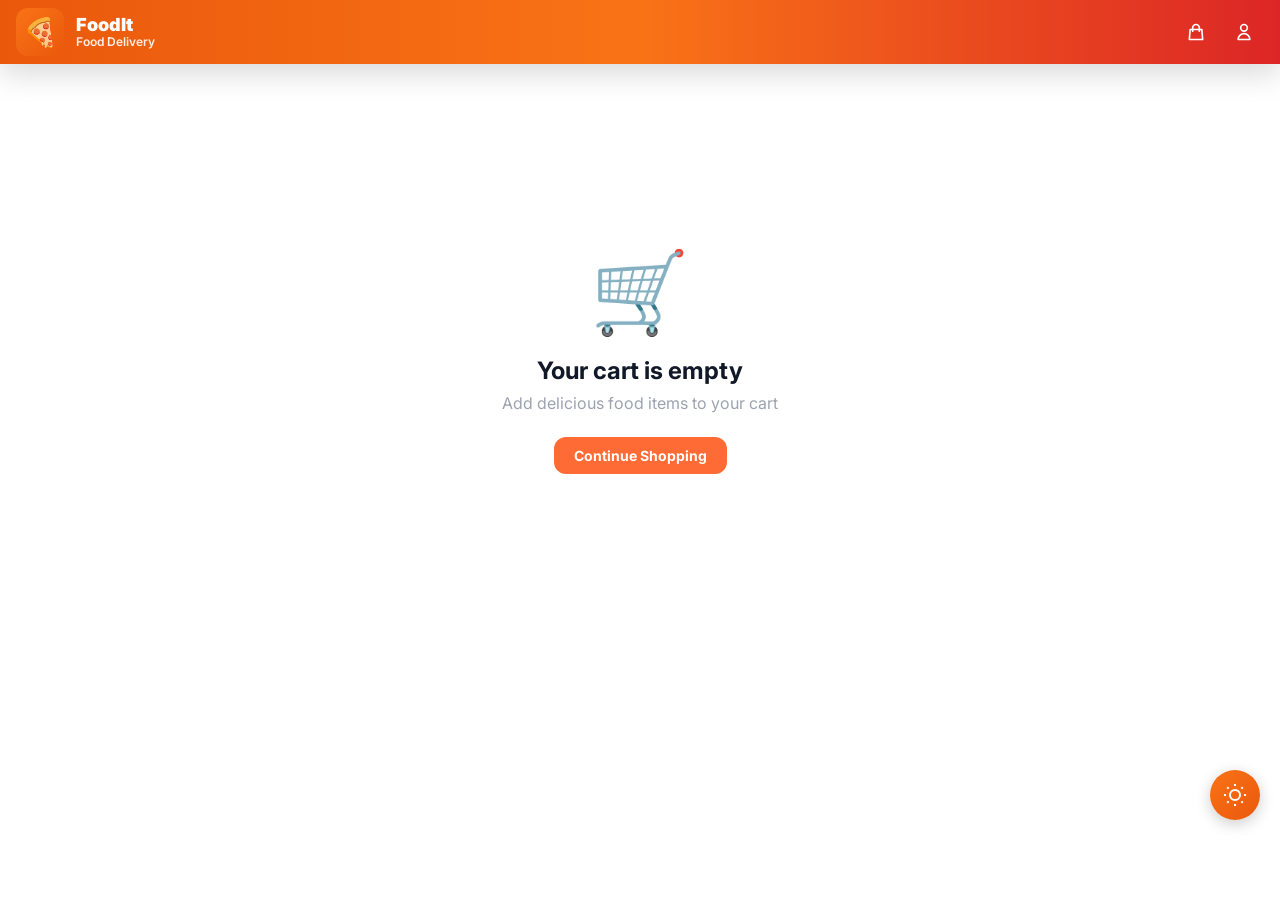
<file: cart.html>
<!DOCTYPE html>
<html lang="en">

<head>
    <meta charset="UTF-8">
    <meta name="viewport" content="width=device-width, initial-scale=1.0">
    <title>Cart - FoodIt</title>
    <link rel="stylesheet" href="styles.css">
</head>

<body class="pb-24">
    <div id="header-mount"></div>
    <main id="cart-main" class="max-w-4xl px-4 py-6"></main>
    <div id="bottomnav-mount"></div>

    <script src="data.js"></script>
    <script src="app.js"></script>
    <script>
        document.getElementById('header-mount').innerHTML = renderHeader();
        document.getElementById('bottomnav-mount').innerHTML = renderBottomNav('');

        let selectedTip = 0;
        let couponInput = '';

        function renderCart() {
            const main = document.getElementById('cart-main');
            if (store.cart.items.length === 0) {
                main.innerHTML = `
          <div style="display:flex;flex-direction:column;align-items:center;justify-content:center;min-height:60vh;">
            <div style="font-size:80px;margin-bottom:16px;">🛒</div>
            <h1 class="text-2xl font-bold" style="margin-bottom:8px;">Your cart is empty</h1>
            <p style="color:#9ca3af;margin-bottom:24px;">Add delicious food items to your cart</p>
            <a href="index.html" class="btn btn-primary">Continue Shopping</a>
          </div>`;
                return;
            }

            const c = store.cart;
            const total = calculateTotal();
            const isFreeDelivery = c.subtotal >= 99;

            let cartItemsHtml = '';
            c.items.forEach(ci => {
                const item = menuItems.find(m => m.id === ci.itemId) || {
                    id: ci.itemId,
                    name: ci.name || 'Cart Item',
                    image: ci.image || 'https://via.placeholder.com/64?text=Food',
                    price: ci.price
                };
                const optionEntries = Object.entries(ci.selectedOptions || {}).filter(([, value]) => value);
                const optionsHtml = optionEntries.length > 0
                    ? `<p style="font-size:12px;color:#9ca3af;margin-top:4px;">${optionEntries.map(([key, value]) => `${key}: ${value}`).join(' | ')}</p>`
                    : '';
                cartItemsHtml += `
          <div style="display:flex;gap:16px;padding-bottom:16px;border-bottom:1px solid #f3f3f3;">
            <img src="${item.image}" alt="${item.name}" style="width:64px;height:64px;border-radius:10px;object-fit:cover;">
            <div style="flex:1;">
              <h3 style="font-weight:600;color:#111;">${item.name}</h3>
              <p style="font-size:14px;color:#9ca3af;">₹${ci.price}</p>
              ${optionsHtml}
            </div>
            <div style="display:flex;align-items:center;gap:8px;">
              <button class="btn btn-outline btn-sm" style="width:32px;height:32px;padding:0;" onclick="updateCartQty('${ci.itemId}',${ci.quantity - 1});renderCart();">${icons.minus}</button>
              <span style="width:24px;text-align:center;font-weight:600;">${ci.quantity}</span>
              <button class="btn btn-outline btn-sm" style="width:32px;height:32px;padding:0;" onclick="updateCartQty('${ci.itemId}',${ci.quantity + 1});renderCart();">${icons.plus}</button>
              <button class="btn btn-ghost btn-sm" style="color:#ef4444;width:32px;height:32px;padding:0;" onclick="removeFromCart('${ci.itemId}');renderCart();">${icons.trash}</button>
            </div>
          </div>`;
            });

            const totalItems = c.items.reduce((s, i) => s + i.quantity, 0);

            main.innerHTML = `
        <h1 class="text-2xl font-bold mb-6">Your Cart</h1>
        <div style="display:grid;grid-template-columns:1fr;gap:24px;">
          ${window.innerWidth >= 1024 ? '<div style="display:grid;grid-template-columns:2fr 1fr;gap:24px;"><div>' : '<div>'}

          <!-- Free Delivery -->
          ${isFreeDelivery ? `<div class="card" style="background:#f0fdf4;border-color:#bbf7d0;margin-bottom:16px;">
            <div class="card-content" style="padding:16px 20px;">
              <p style="font-size:14px;font-weight:600;color:#15803d;">🎉 Congratulations! FREE Delivery unlocked!</p>
            </div>
          </div>` : ''}

          <!-- Reward Points -->
          ${c.totalRewardPoints > 0 ? `<div class="card" style="background:#eff6ff;border-color:#bfdbfe;margin-bottom:16px;">
            <div class="card-content" style="padding:16px 20px;">
              <p style="font-size:14px;color:#1d4ed8;">🎊 Congrats! You will get <strong>${c.totalRewardPoints}</strong> Reward Points</p>
            </div>
          </div>` : ''}

          <!-- Cart Items -->
          <div class="card" style="margin-bottom:16px;">
            <div class="card-header"><h3>Items (${totalItems})</h3></div>
            <div class="card-content" style="display:flex;flex-direction:column;gap:16px;">${cartItemsHtml}</div>
          </div>

          <!-- Tip -->
          <div class="card" style="margin-bottom:16px;">
            <div class="card-header"><h3>Tip Your Delivery Partner</h3></div>
            <div class="card-content">
              <p style="font-size:14px;color:#9ca3af;margin-bottom:12px;">100% goes to them</p>
              <div style="display:grid;grid-template-columns:repeat(4,1fr);gap:8px;">
                ${[20, 30, 50].map(a => `<button class="btn ${selectedTip === a ? 'btn-primary' : 'btn-outline'}" onclick="selectedTip=${a};setTip(${a});renderCart();">₹${a}</button>`).join('')}
                <input type="number" class="input" placeholder="Other" style="height:40px;" onchange="selectedTip=0;setTip(parseInt(this.value)||0);renderCart();">
              </div>
            </div>
          </div>

          <!-- Coupon -->
          <div class="card" style="margin-bottom:16px;">
            <div class="card-header"><h3>Apply Coupon</h3></div>
            <div class="card-content">
              <div style="display:flex;gap:8px;margin-bottom:12px;">
                <input id="coupon-code" class="input" placeholder="Enter coupon code" value="${c.appliedCoupon || ''}" oninput="this.value=this.value.toUpperCase()">
                <button class="btn btn-primary" onclick="handleApplyCoupon()">Apply</button>
              </div>
              ${c.appliedCoupon ? `<div style="display:flex;align-items:center;justify-content:space-between;background:#f0fdf4;padding:8px 12px;border-radius:8px;">
                <span style="font-size:14px;font-weight:600;color:#15803d;">${c.appliedCoupon} Applied</span>
                <button onclick="removeCoupon();renderCart();" style="font-size:12px;color:#16a34a;">Remove</button>
              </div>` : ''}
            </div>
          </div>

          ${window.innerWidth >= 1024 ? '</div>' : ''}

          <!-- Bill Details -->
          <div>
            <div class="card" style="position:sticky;top:80px;">
              <div class="card-header"><h3>Bill Details</h3></div>
              <div class="card-content" style="font-size:14px;">
                <div style="display:flex;justify-content:space-between;margin-bottom:12px;">
                  <span style="color:#9ca3af;">Subtotal</span><span style="font-weight:500;">₹${c.subtotal}</span>
                </div>
                <div style="display:flex;justify-content:space-between;margin-bottom:12px;">
                  <span style="color:#9ca3af;">Tax</span><span style="font-weight:500;">₹${c.tax.toFixed(2)}</span>
                </div>
                ${c.discount > 0 ? `<div style="display:flex;justify-content:space-between;margin-bottom:12px;color:#16a34a;">
                  <span>Discount</span><span style="font-weight:500;">-₹${c.discount}</span>
                </div>` : ''}
                <div style="display:flex;justify-content:space-between;margin-bottom:12px;">
                  <span style="color:#9ca3af;">Delivery ${c.deliveryFee === 0 ? '(FREE)' : ''}</span>
                  <span style="font-weight:500;${c.deliveryFee === 0 ? 'color:#16a34a;' : ''}">${c.deliveryFee === 0 ? '<s style="color:#9ca3af;">₹45</s>' : '₹' + c.deliveryFee}</span>
                </div>
                ${c.tip > 0 ? `<div style="display:flex;justify-content:space-between;margin-bottom:12px;">
                  <span style="color:#9ca3af;">Tip</span><span style="font-weight:500;">₹${c.tip}</span>
                </div>` : ''}
                <div style="border-top:1px solid #f3f3f3;padding-top:12px;display:flex;justify-content:space-between;font-weight:700;font-size:16px;">
                  <span>Total</span><span style="color:#ea580c;">₹${total.toFixed(2)}</span>
                </div>
                ${c.totalRewardPoints > 0 ? `<p style="text-align:center;font-size:12px;color:#9ca3af;margin-top:12px;">You saved ₹${c.discount} + earned ${c.totalRewardPoints} points</p>` : ''}
                <a href="checkout.html" class="btn btn-primary btn-full btn-lg" style="margin-top:16px;">Proceed to Checkout</a>
              </div>
            </div>
          </div>

          ${window.innerWidth >= 1024 ? '</div>' : ''}
        </div>`;

            updateAllCartCounts();
        }

        function handleApplyCoupon() {
            const code = document.getElementById('coupon-code').value;
            if (code === 'HALF50') applyCoupon(code, 150);
            else if (code === 'CASH100') applyCoupon(code, 100);
            else { showToast('Invalid coupon code'); return; }
            showToast('Coupon applied!');
            renderCart();
        }

        renderCart();
    </script>
</body>

</html>
</file>
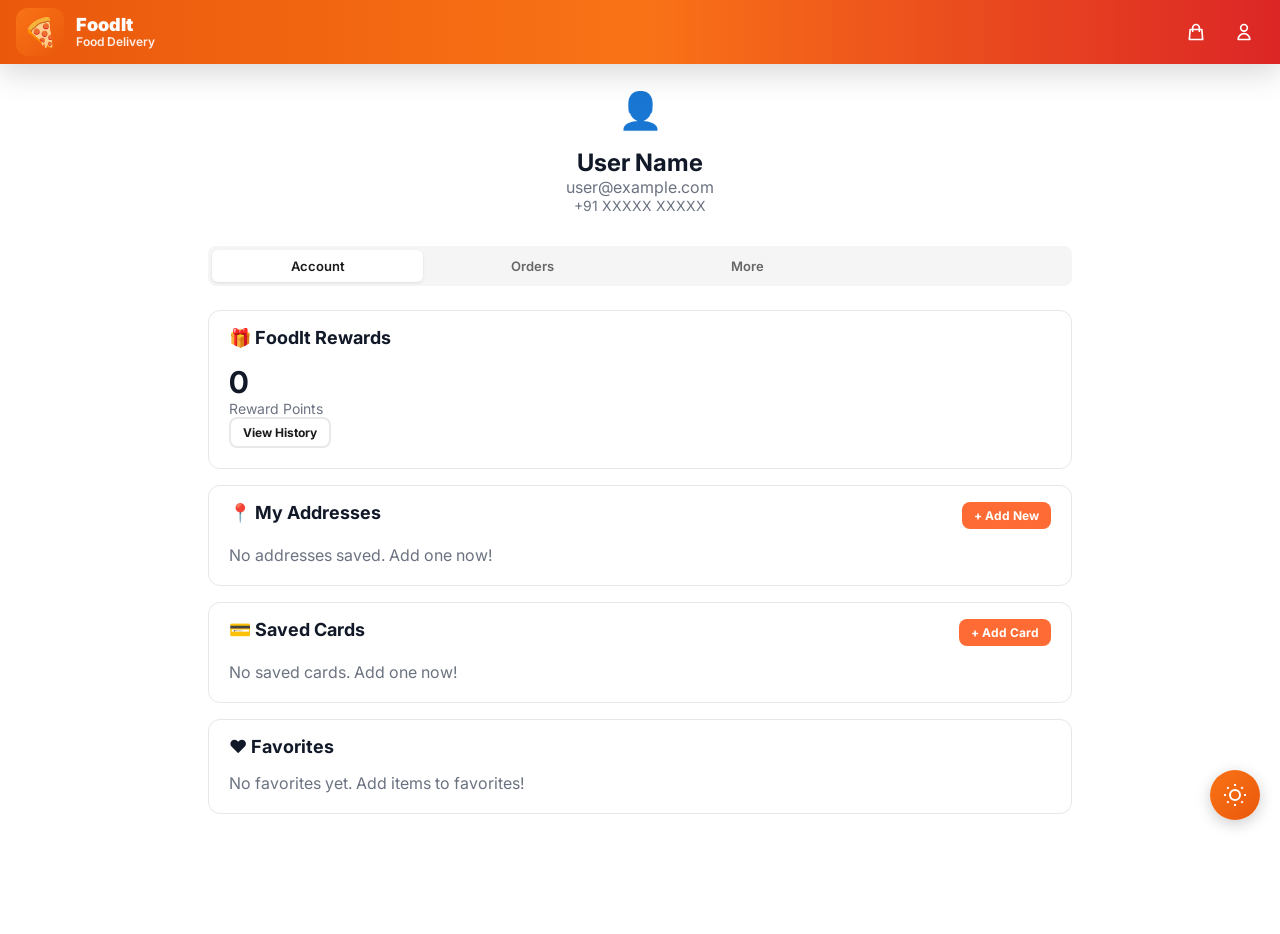
<file: profile.html>
<!DOCTYPE html>
<html lang="en">
<head>
    <meta charset="UTF-8">
    <meta name="viewport" content="width=device-width, initial-scale=1.0">
    <title>Profile - FoodIt</title>
    <link rel="stylesheet" href="styles.css">
</head>
<body class="pb-24">
    <div id="header-mount"></div>
    
    <main class="max-w-4xl mx-auto px-4 py-6">
        <!-- Profile Header -->
        <div class="text-center mb-8">
            <div class="w-24 h-24 mx-auto bg-gradient-to-r from-orange-500 to-red-500 rounded-full flex items-center justify-center text-4xl mb-4">
                👤
            </div>
            <h2 id="profile-name" class="text-2xl font-bold">User Name</h2>
            <p id="profile-email" class="text-gray-500">user@example.com</p>
            <p id="profile-phone" class="text-gray-500 text-sm">+91 XXXXX XXXXX</p>
        </div>

        <!-- Sections Tabs -->
        <div class="tabs-list mb-6">
            <button class="tab-trigger active" data-tab="account">Account</button>
            <button class="tab-trigger" data-tab="orders">Orders</button>
            <button class="tab-trigger" data-tab="more">More</button>
        </div>

        <!-- Account Tab -->
        <div id="tab-account" class="tab-content active">
            <!-- FoodIt Rewards -->
            <div class="card mb-4">
                <div class="card-header">
                    <h3>🎁 FoodIt Rewards</h3>
                </div>
                <div class="card-content">
                    <p class="text-3xl font-bold text-orange-500" id="reward-points">0</p>
                    <p class="text-sm text-gray-500">Reward Points</p>
                    <button class="btn btn-outline btn-sm mt-3" onclick="viewRewards()">View History</button>
                </div>
            </div>

            <!-- My Addresses -->
            <div class="card mb-4">
                <div class="card-header" style="display:flex;justify-content:space-between;">
                    <h3>📍 My Addresses</h3>
                    <button class="btn btn-sm btn-primary" onclick="addNewAddress()">+ Add New</button>
                </div>
                <div class="card-content" id="addresses-list">
                    <!-- Addresses will be loaded here -->
                </div>
            </div>

            <!-- My Saved Cards -->
            <div class="card mb-4">
                <div class="card-header" style="display:flex;justify-content:space-between;">
                    <h3>💳 Saved Cards</h3>
                    <button class="btn btn-sm btn-primary" onclick="addNewCard()">+ Add Card</button>
                </div>
                <div class="card-content" id="cards-list">
                    <!-- Cards will be loaded here -->
                </div>
            </div>

            <!-- Favorites -->
            <div class="card">
                <div class="card-header">
                    <h3>❤️ Favorites</h3>
                </div>
                <div class="card-content" id="favorites-list">
                    <!-- Favorites will be loaded here -->
                </div>
            </div>
        </div>

        <!-- Orders Tab -->
        <div id="tab-orders" class="tab-content">
            <div class="card">
                <div class="card-header">
                    <h3>📦 Order History</h3>
                </div>
                <div class="card-content" id="orders-history">
                    <!-- Orders will be loaded here -->
                </div>
            </div>
        </div>

        <!-- More Tab -->
        <div id="tab-more" class="tab-content">
            <div class="card mb-3">
                <div class="card-content">
                    <button class="btn btn-ghost btn-full" style="justify-content:flex-start; gap:12px;" onclick="openHelp()">
                        🤖 Need Help? AI Assistant
                    </button>
                </div>
            </div>
            <div class="card mb-3">
                <div class="card-content">
                    <button class="btn btn-ghost btn-full" style="justify-content:flex-start; gap:12px;" onclick="openTerms()">
                        📜 Terms & Conditions
                    </button>
                </div>
            </div>
            <div class="card mb-3">
                <div class="card-content">
                    <button class="btn btn-ghost btn-full" style="justify-content:flex-start; gap:12px;" onclick="openContact()">
                        📞 Contact Us
                    </button>
                </div>
            </div>
            <div class="card mb-3">
                <div class="card-content">
                    <button class="btn btn-ghost btn-full" style="justify-content:flex-start; gap:12px; color:#dc2626;" onclick="deleteAccount()">
                        🗑️ Delete Account
                    </button>
                </div>
            </div>
            <div class="card">
                <div class="card-content">
                    <button class="btn btn-danger btn-full" onclick="logout()">
                        Logout
                    </button>
                </div>
            </div>
        </div>
    </main>

    <div id="bottomnav-mount"></div>

    <script src="data.js"></script>
    <script src="app.js"></script>
    <script>
        // Tab switching
        document.querySelectorAll('.tab-trigger').forEach(trigger => {
            trigger.addEventListener('click', () => {
                const tabId = trigger.dataset.tab;
                document.querySelectorAll('.tab-trigger').forEach(t => t.classList.remove('active'));
                trigger.classList.add('active');
                document.querySelectorAll('.tab-content').forEach(content => content.classList.remove('active'));
                document.getElementById(`tab-${tabId}`).classList.add('active');
            });
        });

        // Load user data
        function loadProfile() {
            const user = store.user;
            if (user) {
                document.getElementById('profile-name').textContent = user.name || 'Guest User';
                document.getElementById('profile-email').textContent = user.email || 'No email provided';
                document.getElementById('profile-phone').textContent = user.phone || '+91 Not set';
                document.getElementById('reward-points').textContent = user.rewardPoints || 0;
            }
            
            // Load addresses
            const addresses = user?.addresses || [];
            const addressesDiv = document.getElementById('addresses-list');
            if (addresses.length === 0) {
                addressesDiv.innerHTML = '<p class="text-gray-500">No addresses saved. Add one now!</p>';
            } else {
                addressesDiv.innerHTML = addresses.map(addr => `
                    <div class="address-item" style="padding:12px; border-bottom:1px solid var(--border-color);">
                        <p><strong>${addr.label}</strong></p>
                        <p class="text-sm text-gray-500">${addr.address}</p>
                        <button class="btn btn-sm btn-outline mt-2" onclick="editAddress('${addr.id}')">Edit</button>
                    </div>
                `).join('');
            }
            
            // Load cards
            const cards = user?.cards || [];
            const cardsDiv = document.getElementById('cards-list');
            if (cards.length === 0) {
                cardsDiv.innerHTML = '<p class="text-gray-500">No saved cards. Add one now!</p>';
            } else {
                cardsDiv.innerHTML = cards.map(card => `
                    <div class="card-item" style="padding:12px; border-bottom:1px solid var(--border-color);">
                        <p>💳 **** **** **** ${card.last4}</p>
                        <p class="text-sm text-gray-500">Expires: ${card.expiry}</p>
                    </div>
                `).join('');
            }
            
            // Load favorites
            const favorites = JSON.parse(localStorage.getItem('foodit-favorites') || '[]');
            const favDiv = document.getElementById('favorites-list');
            if (favorites.length === 0) {
                favDiv.innerHTML = '<p class="text-gray-500">No favorites yet. Add items to favorites!</p>';
            } else {
                favDiv.innerHTML = favorites.map(item => `
                    <div style="display:flex; justify-content:space-between; align-items:center; padding:8px 0;">
                        <span>${item.name}</span>
                        <button class="btn btn-sm btn-primary" onclick="addToCart('${item.id}')">Order Again</button>
                    </div>
                `).join('');
            }
            
            // Load orders
            const orders = store.orders || [];
            const ordersDiv = document.getElementById('orders-history');
            if (orders.length === 0) {
                ordersDiv.innerHTML = '<p class="text-gray-500">No orders yet. Start ordering!</p>';
            } else {
                ordersDiv.innerHTML = orders.map(order => `
                    <div class="order-item" style="padding:16px; border-bottom:1px solid var(--border-color);">
                        <div style="display:flex; justify-content:space-between;">
                            <span class="font-bold">Order #${order.id}</span>
                            <span class="text-${order.status === 'delivered' ? 'green' : 'orange'}-500">${order.status}</span>
                        </div>
                        <p class="text-sm text-gray-500">${order.date}</p>
                        <p class="font-bold mt-2">Total: ₹${order.total}</p>
                        <button class="btn btn-sm btn-outline mt-2" onclick="trackOrder('${order.id}')">Track Order</button>
                    </div>
                `).join('');
            }
        }
        
        function addNewAddress() {
            const address = prompt('Enter your full address:');
            if (address) {
                const label = prompt('Label for this address (Home/Work/Other):', 'Home');
                if (!store.user.addresses) store.user.addresses = [];
                store.user.addresses.push({
                    id: Date.now().toString(),
                    label: label || 'Home',
                    address: address,
                    isDefault: store.user.addresses.length === 0
                });
                saveStore();
                loadProfile();
                showToast('Address added successfully!');
            }
        }
        
        function addNewCard() {
            const cardNumber = prompt('Enter card number (last 4 digits):');
            if (cardNumber && cardNumber.length >= 4) {
                const expiry = prompt('Expiry date (MM/YY):');
                if (!store.user.cards) store.user.cards = [];
                store.user.cards.push({
                    id: Date.now().toString(),
                    last4: cardNumber.slice(-4),
                    expiry: expiry
                });
                saveStore();
                loadProfile();
                showToast('Card saved successfully!');
            }
        }
        
        function viewRewards() {
            showToast(`You have ${store.user?.rewardPoints || 0} reward points!`);
        }
        
        function openHelp() {
            showToast('AI Assistant coming soon! 🤖');
        }
        
        function openTerms() {
            window.open('terms.html', '_blank');
        }
        
        function openContact() {
            showToast('Contact: support@foodit.com | +91 1234567890');
        }
        
        function deleteAccount() {
            if (confirm('Are you sure? This action cannot be undone!')) {
                localStorage.clear();
                window.location.href = 'index.html';
            }
        }
        
        function logout() {
            setUser(null);
            window.location.href = 'index.html';
        }
        
        function trackOrder(orderId) {
            window.location.href = `track-order.html?id=${orderId}`;
        }
        
        document.getElementById('header-mount').innerHTML = renderHeader('profile');
        document.getElementById('bottomnav-mount').innerHTML = renderBottomNav('');
        loadProfile();
    </script>
</body>
</html>
</file>
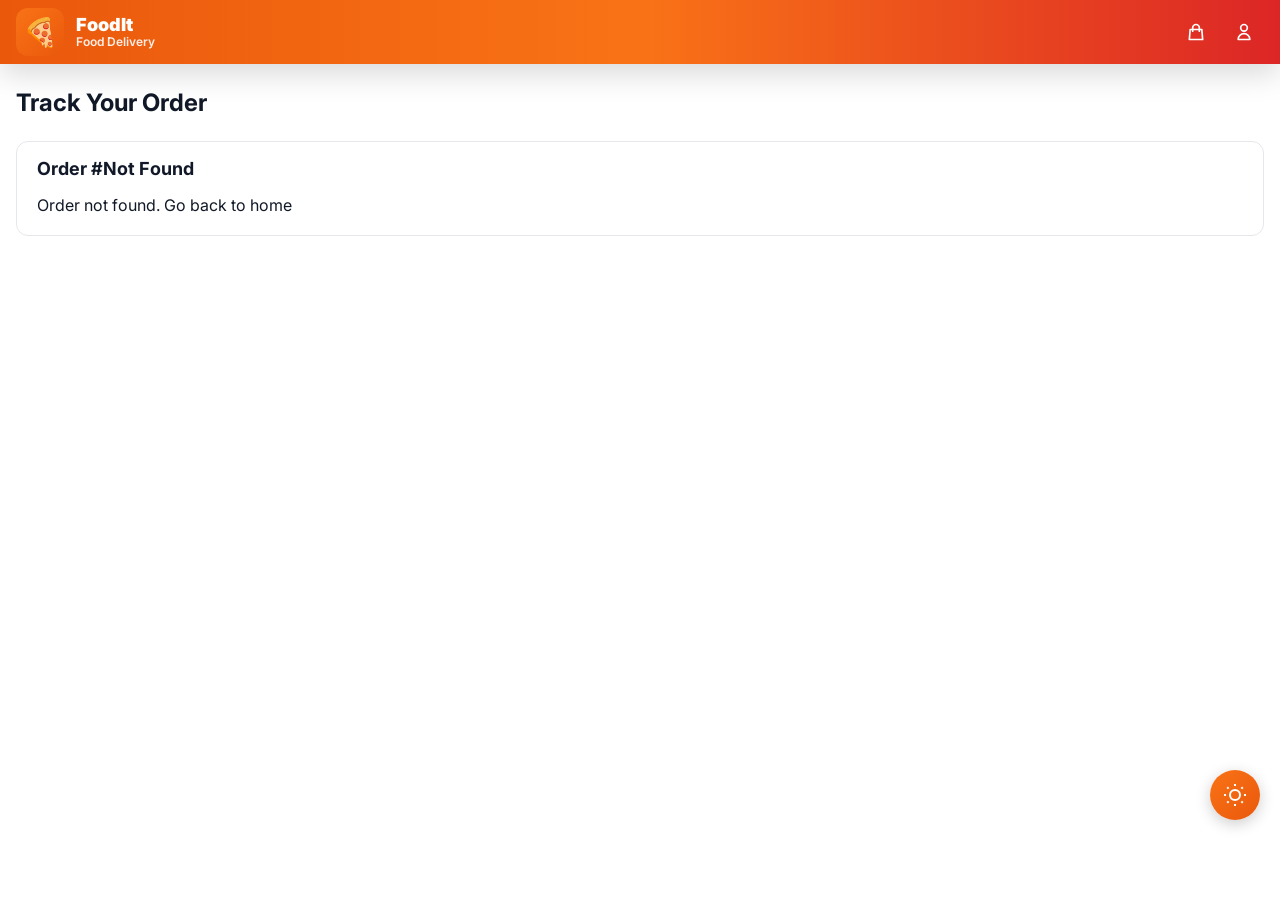
<file: track-order.html>
<!DOCTYPE html>
<html lang="en">
<head>
    <meta charset="UTF-8">
    <meta name="viewport" content="width=device-width, initial-scale=1.0">
    <title>Track Order - FoodIt</title>
    <link rel="stylesheet" href="styles.css">
</head>
<body>
    <div id="header-mount"></div>
    
    <main class="max-w-2xl mx-auto px-4 py-6">
        <h1 class="text-2xl font-bold mb-6">Track Your Order</h1>
        
        <div class="card">
            <div class="card-header">
                <h3>Order #<span id="order-id"></span></h3>
            </div>
            <div class="card-content">
                <!-- Order Status Timeline -->
                <div class="timeline" style="margin: 24px 0;">
                    <div class="timeline-item" id="step-confirmed">
                        <div class="timeline-icon">✅</div>
                        <div class="timeline-content">
                            <h4>Order Confirmed</h4>
                            <p class="text-sm text-gray-500" id="confirmed-time"></p>
                        </div>
                    </div>
                    <div class="timeline-item" id="step-preparing">
                        <div class="timeline-icon">👨‍🍳</div>
                        <div class="timeline-content">
                            <h4>Preparing</h4>
                            <p class="text-sm text-gray-500">Restaurant is cooking your meal</p>
                        </div>
                    </div>
                    <div class="timeline-item" id="step-out-for-delivery">
                        <div class="timeline-icon">🛵</div>
                        <div class="timeline-content">
                            <h4>Out for Delivery</h4>
                            <p class="text-sm text-gray-500">Your rider is on the way</p>
                        </div>
                    </div>
                    <div class="timeline-item" id="step-delivered">
                        <div class="timeline-icon">🏠</div>
                        <div class="timeline-content">
                            <h4>Delivered</h4>
                            <p class="text-sm text-gray-500">Enjoy your meal!</p>
                        </div>
                    </div>
                </div>
                
                <div id="order-details" class="mt-6"></div>
                
                <button class="btn btn-primary btn-full mt-4" onclick="window.location.href='index.html'">
                    Continue Shopping
                </button>
            </div>
        </div>
    </main>
    
    <style>
        .timeline {
            position: relative;
            padding-left: 30px;
        }
        .timeline::before {
            content: '';
            position: absolute;
            left: 15px;
            top: 20px;
            bottom: 20px;
            width: 2px;
            background: var(--border-color);
        }
        .timeline-item {
            position: relative;
            padding-bottom: 30px;
            display: flex;
            gap: 16px;
            opacity: 0.4;
        }
        .timeline-item.active {
            opacity: 1;
        }
        .timeline-icon {
            width: 32px;
            height: 32px;
            background: var(--bg-secondary);
            border-radius: 50%;
            display: flex;
            align-items: center;
            justify-content: center;
            position: relative;
            z-index: 1;
        }
        .timeline-item.active .timeline-icon {
            background: #f97316;
            color: white;
        }
        .timeline-content {
            flex: 1;
        }
        .timeline-content h4 {
            font-weight: 700;
            margin-bottom: 4px;
        }
    </style>
    
    <script src="data.js"></script>
    <script src="app.js"></script>
    <script>
        const urlParams = new URLSearchParams(window.location.search);
        const orderId = urlParams.get('id');
        
        function loadOrder() {
            const order = store.orders.find(o => o.id === orderId);
            if (order) {
                document.getElementById('order-id').textContent = order.id;
                
                // Simulate order status (in real app, this would come from API)
                const steps = ['confirmed', 'preparing', 'out-for-delivery', 'delivered'];
                let currentStep = 0;
                
                // Animate steps
                const interval = setInterval(() => {
                    if (currentStep < steps.length) {
                        document.getElementById(`step-${steps[currentStep]}`).classList.add('active');
                        currentStep++;
                    } else {
                        clearInterval(interval);
                    }
                }, 2000);
                
                document.getElementById('order-details').innerHTML = `
                    <div style="border-top:1px solid var(--border-color); padding-top:16px;">
                        <p><strong>Items:</strong></p>
                        ${order.items.map(item => `
                            <p class="text-sm">• ${item.name} x${item.quantity} - ₹${item.price * item.quantity}</p>
                        `).join('')}
                        <p class="mt-3"><strong>Total:</strong> ₹${order.total}</p>
                        <p><strong>Delivery Type:</strong> ${order.deliveryType}</p>
                        <p><strong>Payment:</strong> ${order.paymentMethod}</p>
                        <p><strong>Estimated Delivery:</strong> ${order.estimatedDelivery}</p>
                    </div>
                `;
            } else {
                document.getElementById('order-id').textContent = 'Not Found';
                document.querySelector('.card-content').innerHTML = '<p>Order not found. <a href="index.html">Go back to home</a></p>';
            }
        }
        
        document.getElementById('header-mount').innerHTML = renderHeader();
        loadOrder();
    </script>
</body>
</html>
</file>
<file: styles.css>
/* ====== FoodIt Design System ====== */
@import url('https://fonts.googleapis.com/css2?family=Inter:wght@400;500;600;700;800;900&display=swap');

:root {
    --background: #FFFFFF;
    --foreground: #1A1A1A;
    --card: #FFFFFF;
    --card-foreground: #1A1A1A;
    --primary: #FF6B35;
    --primary-foreground: #FFFFFF;
    --secondary: #F5F5F5;
    --muted: #E8E8E8;
    --muted-foreground: #666666;
    --border: #E8E8E8;
    --destructive: #EF4444;
    --radius: 0.625rem;
}

* {
    box-sizing: border-box;
    margin: 0;
    padding: 0;
}

html {
    scroll-behavior: smooth;
}

body {
    font-family: 'Inter', sans-serif;
    background: var(--background);
    color: var(--foreground);
    -webkit-font-smoothing: antialiased;
}

a {
    text-decoration: none;
    color: inherit;
}

button {
    cursor: pointer;
    border: none;
    background: none;
    font-family: inherit;
}

input,
textarea,
select {
    font-family: inherit;
}

img {
    max-width: 100%;
    display: block;
}

/* ====== Animations ====== */
@keyframes fadeInUp {
    from {
        opacity: 0;
        transform: translateY(20px);
    }

    to {
        opacity: 1;
        transform: translateY(0);
    }
}

@keyframes slideInFromTop {
    from {
        opacity: 0;
        transform: translateY(-20px);
    }

    to {
        opacity: 1;
        transform: translateY(0);
    }
}

@keyframes slideInRight {
    from {
        opacity: 0;
        transform: translateX(40px);
    }

    to {
        opacity: 1;
        transform: translateX(0);
    }
}

@keyframes float {

    0%,
    100% {
        transform: translateY(0);
    }

    50% {
        transform: translateY(-10px);
    }
}

@keyframes glow {

    0%,
    100% {
        box-shadow: 0 0 5px rgba(255, 107, 53, 0.2);
    }

    50% {
        box-shadow: 0 0 20px rgba(255, 107, 53, 0.6);
    }
}

@keyframes pulse {

    0%,
    100% {
        opacity: 1;
    }

    50% {
        opacity: 0.5;
    }
}

@keyframes bounce {

    0%,
    100% {
        transform: translateY(0);
    }

    50% {
        transform: translateY(-5px);
    }
}

@keyframes spin {
    from {
        transform: rotate(0deg);
    }

    to {
        transform: rotate(360deg);
    }
}

.fade-in-up {
    animation: fadeInUp 0.5s ease-out forwards;
}

.slide-in-top {
    animation: slideInFromTop 0.5s ease-out forwards;
}

.slide-in-right {
    animation: slideInRight 0.3s ease-out forwards;
}

.float-animation {
    animation: float 3s ease-in-out infinite;
}

.glow-animation:hover {
    animation: glow 2s infinite;
}

.animate-pulse {
    animation: pulse 2s cubic-bezier(0.4, 0, 0.6, 1) infinite;
}

.animate-bounce {
    animation: bounce 1s infinite;
}

.smooth-transition {
    transition: all 0.3s cubic-bezier(0.4, 0, 0.2, 1);
}

.card-3d {
    perspective: 1000px;
    transition: all 0.3s cubic-bezier(0.34, 1.56, 0.64, 1);
}

.card-3d:hover {
    transform: translateY(-12px) rotateX(5deg);
    box-shadow: 0 20px 40px rgba(255, 122, 61, 0.3);
}

.glass {
    background: rgba(255, 255, 255, 0.7);
    backdrop-filter: blur(10px);
    -webkit-backdrop-filter: blur(10px);
    border: 1px solid rgba(255, 255, 255, 0.2);
}

.hide-scrollbar::-webkit-scrollbar {
    display: none;
}

.hide-scrollbar {
    -ms-overflow-style: none;
    scrollbar-width: none;
}

.line-clamp-2 {
    display: -webkit-box;
    -webkit-line-clamp: 2;
    -webkit-box-orient: vertical;
    overflow: hidden;
}

/* ====== Shared Components ====== */

/* Header */
.app-header {
    position: sticky;
    top: 0;
    z-index: 50;
    background: linear-gradient(to right, #ea580c, #f97316, #dc2626);
    color: white;
    padding: 8px 16px;
    box-shadow: 0 10px 30px rgba(0, 0, 0, 0.15);
}

.app-header .inner {
    max-width: 1280px;
    margin: 0 auto;
    display: flex;
    align-items: center;
    justify-content: space-between;
}

.app-header .logo {
    display: flex;
    align-items: center;
    gap: 12px;
}

.app-header .logo-icon {
    width: 48px;
    height: 48px;
    transition: transform 0.3s;
}

.app-header .logo-icon:hover {
    transform: scale(1.1);
}

.app-header .brand {
    display: none;
}

@media(min-width:640px) {
    .app-header .brand {
        display: flex;
        flex-direction: column;
    }
}

.app-header .brand-name {
    font-weight: 900;
    font-size: 18px;
    line-height: 1;
}

.app-header .brand-sub {
    font-size: 12px;
    font-weight: 600;
    opacity: 0.9;
}

.app-header .actions {
    display: flex;
    align-items: center;
    gap: 8px;
}

.app-header .icon-btn {
    width: 40px;
    height: 40px;
    border-radius: 50%;
    display: flex;
    align-items: center;
    justify-content: center;
    color: white;
    transition: background 0.2s;
}

.app-header .icon-btn:hover {
    background: rgba(255, 255, 255, 0.2);
}

.app-header .cart-btn {
    position: relative;
}

.app-header .cart-badge {
    position: absolute;
    top: -4px;
    right: -4px;
    background: #f97316;
    color: white;
    font-size: 10px;
    font-weight: 800;
    width: 20px;
    height: 20px;
    border-radius: 50%;
    display: flex;
    align-items: center;
    justify-content: center;
    animation: pulse 2s infinite;
}

.app-header .avatar-btn {
    width: 32px;
    height: 32px;
    border-radius: 50%;
    background: #f97316;
    color: white;
    font-weight: 800;
    font-size: 12px;
    display: flex;
    align-items: center;
    justify-content: center;
    border: 2px solid white;
}

/* Bottom Nav */
.bottom-nav {
    position: fixed;
    bottom: 0;
    left: 0;
    right: 0;
    z-index: 50;
    background: var(--background);
    border-top: 1px solid var(--border);
    display: flex;
    justify-content: space-around;
    padding: 8px 0;
}

@media(min-width:768px) {
    .bottom-nav {
        display: none;
    }
}

.bottom-nav a,
.bottom-nav button {
    flex: 1;
    display: flex;
    flex-direction: column;
    align-items: center;
    justify-content: center;
    padding: 8px 0;
    transition: color 0.2s;
    color: var(--muted-foreground);
    font-size: 10px;
    font-weight: 500;
}

.bottom-nav .active {
    color: var(--primary);
    border-top: 2px solid var(--primary);
}

.bottom-nav svg {
    width: 20px;
    height: 20px;
    margin-bottom: 4px;
}

/* SVG Icons (inline) */
.icon {
    width: 20px;
    height: 20px;
    display: inline-block;
    vertical-align: middle;
}

.icon-sm {
    width: 16px;
    height: 16px;
}

.icon-lg {
    width: 24px;
    height: 24px;
}

/* Buttons */
.btn {
    display: inline-flex;
    align-items: center;
    justify-content: center;
    gap: 8px;
    padding: 10px 20px;
    border-radius: 12px;
    font-weight: 700;
    font-size: 14px;
    transition: all 0.2s;
    cursor: pointer;
    border: none;
}

.btn-primary {
    background: var(--primary);
    color: white;
}

.btn-primary:hover {
    background: #e55a2b;
}

.btn-outline {
    background: transparent;
    border: 2px solid var(--border);
    color: var(--foreground);
}

.btn-outline:hover {
    background: var(--secondary);
}

.btn-ghost {
    background: transparent;
    color: var(--foreground);
}

.btn-ghost:hover {
    background: var(--secondary);
}

.btn-danger {
    background: var(--destructive);
    color: white;
}

.btn-danger:hover {
    background: #dc2626;
}

.btn-sm {
    padding: 6px 12px;
    font-size: 12px;
    border-radius: 8px;
}

.btn-lg {
    padding: 14px 28px;
    font-size: 16px;
    border-radius: 16px;
}

.btn-full {
    width: 100%;
}

.btn:disabled {
    opacity: 0.5;
    cursor: not-allowed;
}

/* Cards */
.card {
    background: var(--card);
    border: 1px solid var(--border);
    border-radius: 12px;
    overflow: hidden;
    transition: box-shadow 0.3s;
}

.card:hover {
    box-shadow: 0 8px 30px rgba(0, 0, 0, 0.08);
}

.card-header {
    padding: 16px 20px;
}

.card-header h3 {
    font-size: 18px;
    font-weight: 700;
}

.card-content {
    padding: 0 20px 20px;
}

/* Inputs */
.input {
    width: 100%;
    height: 48px;
    padding: 0 16px;
    border: 2px solid var(--border);
    border-radius: 12px;
    font-size: 14px;
    transition: border-color 0.2s;
    outline: none;
    background: var(--background);
    color: var(--foreground);
}

.input:focus {
    border-color: var(--primary);
}

.textarea {
    height: auto;
    padding: 12px 16px;
    resize: none;
}

/* Badge */
.badge {
    display: inline-flex;
    align-items: center;
    gap: 4px;
    padding: 4px 10px;
    border-radius: 9999px;
    font-size: 11px;
    font-weight: 700;
}

.badge-red {
    background: #EF4444;
    color: white;
}

.badge-green {
    background: #22C55E;
    color: white;
}

.badge-blue {
    background: #3b82f6;
    color: white;
}

.badge-orange {
    background: var(--primary);
    color: white;
}

/* Toast */
.toast {
    position: fixed;
    bottom: 100px;
    left: 50%;
    transform: translateX(-50%);
    background: #1a1a1a;
    color: white;
    padding: 12px 24px;
    border-radius: 9999px;
    font-size: 14px;
    font-weight: 600;
    z-index: 100;
    box-shadow: 0 10px 40px rgba(0, 0, 0, 0.3);
    animation: fadeInUp 0.3s ease-out;
}

/* Modal Overlay */
.modal-overlay {
    position: fixed;
    inset: 0;
    background: rgba(0, 0, 0, 0.5);
    z-index: 60;
    display: flex;
    align-items: center;
    justify-content: center;
    padding: 16px;
}

.modal-overlay.hidden {
    display: none;
}

.modal-content {
    background: white;
    border-radius: 20px;
    max-width: 640px;
    width: 100%;
    max-height: 90vh;
    overflow-y: auto;
}

/* Tabs */
.tabs-list {
    display: grid;
    grid-template-columns: repeat(4, 1fr);
    background: var(--secondary);
    border-radius: 8px;
    padding: 4px;
    gap: 4px;
    margin-bottom: 16px;
}

.tab-trigger {
    padding: 8px 12px;
    border-radius: 6px;
    font-size: 13px;
    font-weight: 600;
    background: transparent;
    color: var(--muted-foreground);
    transition: all 0.2s;
    text-align: center;
}

.tab-trigger.active {
    background: white;
    color: var(--foreground);
    box-shadow: 0 1px 3px rgba(0, 0, 0, 0.1);
}

.tab-content {
    display: none;
}

.tab-content.active {
    display: block;
}

/* Radio Group */
.radio-group {
    display: flex;
    flex-direction: column;
    gap: 12px;
}

.radio-item {
    display: flex;
    align-items: center;
    gap: 12px;
    padding: 12px 16px;
    border: 1px solid var(--border);
    border-radius: 12px;
    cursor: pointer;
    transition: all 0.2s;
}

.radio-item:hover {
    border-color: var(--primary);
}

.radio-item.selected {
    border-color: var(--primary);
    background: rgba(255, 107, 53, 0.05);
}

.radio-dot {
    width: 20px;
    height: 20px;
    border-radius: 50%;
    border: 2px solid var(--border);
    display: flex;
    align-items: center;
    justify-content: center;
    flex-shrink: 0;
}

.radio-item.selected .radio-dot {
    border-color: var(--primary);
}

.radio-item.selected .radio-dot::after {
    content: '';
    width: 10px;
    height: 10px;
    border-radius: 50%;
    background: var(--primary);
}

/* ====== Page-specific ====== */
.pb-24 {
    padding-bottom: 96px;
}

.text-center {
    text-align: center;
}

.font-bold {
    font-weight: 700;
}

.font-black {
    font-weight: 900;
}

.text-xs {
    font-size: 12px;
}

.text-sm {
    font-size: 14px;
}

.text-lg {
    font-size: 18px;
}

.text-xl {
    font-size: 20px;
}

.text-2xl {
    font-size: 24px;
}

.text-3xl {
    font-size: 30px;
}

.text-4xl {
    font-size: 36px;
}

.text-5xl {
    font-size: 48px;
}

.mb-2 {
    margin-bottom: 8px;
}

.mb-4 {
    margin-bottom: 16px;
}

.mb-6 {
    margin-bottom: 24px;
}

.mb-8 {
    margin-bottom: 32px;
}

.mb-12 {
    margin-bottom: 48px;
}

.mt-2 {
    margin-top: 8px;
}

.mt-4 {
    margin-top: 16px;
}

.mt-8 {
    margin-top: 32px;
}

.p-4 {
    padding: 16px;
}

.p-6 {
    padding: 24px;
}

.p-8 {
    padding: 32px;
}

.px-4 {
    padding-left: 16px;
    padding-right: 16px;
}

.py-6 {
    padding-top: 24px;
    padding-bottom: 24px;
}

.py-8 {
    padding-top: 32px;
    padding-bottom: 32px;
}

.py-12 {
    padding-top: 48px;
    padding-bottom: 48px;
}

.gap-2 {
    gap: 8px;
}

.gap-3 {
    gap: 12px;
}

.gap-4 {
    gap: 16px;
}

.gap-6 {
    gap: 24px;
}

/* Grid layouts */
.grid {
    display: grid;
}

.grid-2 {
    grid-template-columns: repeat(2, 1fr);
}

.grid-3 {
    grid-template-columns: repeat(3, 1fr);
}

.grid-4 {
    grid-template-columns: repeat(4, 1fr);
}

@media(min-width:640px) {
    .sm-grid-2 {
        grid-template-columns: repeat(2, 1fr);
    }
}

@media(min-width:768px) {
    .md-grid-2 {
        grid-template-columns: repeat(2, 1fr);
    }

    .md-grid-4 {
        grid-template-columns: repeat(4, 1fr);
    }

    .md-grid-5 {
        grid-template-columns: repeat(5, 1fr);
    }
}

@media(min-width:1024px) {
    .lg-grid-4 {
        grid-template-columns: repeat(4, 1fr);
    }
}

.flex {
    display: flex;
}

.flex-col {
    flex-direction: column;
}

.flex-1 {
    flex: 1;
}

.items-center {
    align-items: center;
}

.items-start {
    align-items: start;
}

.justify-between {
    justify-content: space-between;
}

.justify-center {
    justify-content: center;
}

.flex-wrap {
    flex-wrap: wrap;
}

.flex-shrink-0 {
    flex-shrink: 0;
}

.relative {
    position: relative;
}

.absolute {
    position: absolute;
}

.sticky {
    position: sticky;
}

.overflow-hidden {
    overflow: hidden;
}

.rounded-full {
    border-radius: 9999px;
}

.rounded-xl {
    border-radius: 16px;
}

.rounded-2xl {
    border-radius: 20px;
}

.rounded-3xl {
    border-radius: 24px;
}

.rounded-lg {
    border-radius: 12px;
}

.shadow-md {
    box-shadow: 0 4px 6px rgba(0, 0, 0, 0.07);
}

.shadow-lg {
    box-shadow: 0 10px 15px rgba(0, 0, 0, 0.1);
}

.shadow-xl {
    box-shadow: 0 20px 25px rgba(0, 0, 0, 0.1);
}

.shadow-2xl {
    box-shadow: 0 25px 50px rgba(0, 0, 0, 0.12);
}

.max-w-7xl {
    max-width: 1280px;
    margin-left: auto;
    margin-right: auto;
}

.max-w-4xl {
    max-width: 896px;
    margin-left: auto;
    margin-right: auto;
}

.max-w-3xl {
    max-width: 768px;
    margin-left: auto;
    margin-right: auto;
}

.max-w-md {
    max-width: 448px;
    margin-left: auto;
    margin-right: auto;
}

.w-full {
    width: 100%;
}

.min-h-screen {
    min-height: 100vh;
}

.border-t {
    border-top: 1px solid var(--border);
}

.border-b {
    border-bottom: 1px solid var(--border);
}

.opacity-50 {
    opacity: 0.5;
}

.opacity-75 {
    opacity: 0.75;
}

.text-primary {
    color: var(--primary);
}

.text-muted {
    color: var(--muted-foreground);
}

.text-green {
    color: #16a34a;
}

.text-red {
    color: #dc2626;
}

.text-white {
    color: white;
}

.text-gray-900 {
    color: #111827;
}

.text-gray-600 {
    color: #4b5563;
}

.text-gray-500 {
    color: #6b7280;
}

.text-gray-400 {
    color: #9ca3af;
}

.bg-green-50 {
    background: #f0fdf4;
}

.bg-blue-50 {
    background: #eff6ff;
}

.bg-orange-50 {
    background: #fff7ed;
}

.line-through {
    text-decoration: line-through;
}

.uppercase {
    text-transform: uppercase;
}

.tracking-widest {
    letter-spacing: 0.1em;
}

.tracking-tight {
    letter-spacing: -0.025em;
}

/* Veg/Non-veg indicator */
.veg-indicator {
    width: 20px;
    height: 20px;
    border: 2px solid #16a34a;
    border-radius: 4px;
    display: flex;
    align-items: center;
    justify-content: center;
    background: white;
}

.veg-indicator .dot {
    width: 8px;
    height: 8px;
    border-radius: 50%;
    background: #16a34a;
}

.nonveg-indicator {
    width: 20px;
    height: 20px;
    border: 2px solid #dc2626;
    border-radius: 4px;
    display: flex;
    align-items: center;
    justify-content: center;
    background: white;
}

.nonveg-indicator .dot {
    width: 8px;
    height: 8px;
    border-radius: 50%;
    background: #dc2626;
}

/* Gradient texts */
.gradient-text-orange {
    background: linear-gradient(to right, #ea580c, #dc2626);
    -webkit-background-clip: text;
    -webkit-text-fill-color: transparent;
    background-clip: text;
}

.gradient-text-gold {
    background: linear-gradient(to right, #ca8a04, #ea580c);
    -webkit-background-clip: text;
    -webkit-text-fill-color: transparent;
    background-clip: text;
}
/* ====== DARK THEME ====== */
:root {
    --bg-primary: #ffffff;
    --bg-secondary: #f9fafb;
    --text-primary: #111827;
    --text-secondary: #6b7280;
    --border-color: #e5e7eb;
    --card-bg: #ffffff;
}

[data-theme="dark"] {
    --bg-primary: #111827;
    --bg-secondary: #1f2937;
    --text-primary: #f9fafb;
    --text-secondary: #9ca3af;
    --border-color: #374151;
    --card-bg: #1f2937;
}

body {
    background: var(--bg-primary);
    color: var(--text-primary);
    transition: background 0.3s ease, color 0.3s ease;
}

.card, .modal-content {
    background: var(--card-bg);
    border-color: var(--border-color);
}

/* Theme Toggle Button */
.theme-toggle {
    position: fixed;
    bottom: 80px;
    right: 20px;
    width: 50px;
    height: 50px;
    border-radius: 50%;
    background: linear-gradient(135deg, #f97316, #ea580c);
    color: white;
    display: flex;
    align-items: center;
    justify-content: center;
    cursor: pointer;
    box-shadow: 0 4px 15px rgba(0,0,0,0.2);
    z-index: 100;
    transition: transform 0.3s;
}

.theme-toggle:hover {
    transform: scale(1.1);
}

/* Modal Styles for Customization */
.customize-modal {
    position: fixed;
    inset: 0;
    background: rgba(0,0,0,0.7);
    z-index: 200;
    display: flex;
    align-items: center;
    justify-content: center;
    padding: 16px;
}

.customize-modal.hidden {
    display: none;
}

.customize-content {
    background: var(--card-bg);
    border-radius: 24px;
    max-width: 500px;
    width: 100%;
    max-height: 90vh;
    overflow-y: auto;
    padding: 24px;
}

.option-group {
    margin-bottom: 24px;
    border-bottom: 1px solid var(--border-color);
    padding-bottom: 16px;
}

.option-group h4 {
    font-size: 16px;
    font-weight: 700;
    margin-bottom: 12px;
    color: var(--text-primary);
}

.option-buttons {
    display: flex;
    gap: 12px;
    flex-wrap: wrap;
}

.option-btn {
    padding: 8px 16px;
    border: 2px solid var(--border-color);
    border-radius: 12px;
    background: var(--bg-secondary);
    color: var(--text-primary);
    cursor: pointer;
    transition: all 0.2s;
}

.option-btn.selected {
    background: #f97316;
    color: white;
    border-color: #f97316;
}

.addon-item {
    display: flex;
    justify-content: space-between;
    align-items: center;
    padding: 12px;
    border: 1px solid var(--border-color);
    border-radius: 12px;
    margin-bottom: 8px;
    cursor: pointer;
}

.addon-item.selected {
    border-color: #f97316;
    background: rgba(249, 115, 22, 0.1);
}

.price-display {
    font-size: 24px;
    font-weight: 700;
    color: #f97316;
    margin: 16px 0;
}

/* Order Success Animation */
.order-success-overlay {
    position: fixed;
    inset: 0;
    background: rgba(0,0,0,0.8);
    z-index: 300;
    display: flex;
    align-items: center;
    justify-content: center;
    animation: fadeIn 0.3s;
}

.order-success-card {
    background: var(--card-bg);
    border-radius: 32px;
    padding: 48px 32px;
    text-align: center;
    max-width: 400px;
    width: 90%;
}

.checkmark-circle {
    width: 100px;
    height: 100px;
    margin: 0 auto 24px;
    background: #22c55e;
    border-radius: 50%;
    display: flex;
    align-items: center;
    justify-content: center;
    animation: scaleIn 0.5s ease-out;
}

.checkmark {
    width: 50px;
    height: 50px;
    border-right: 4px solid white;
    border-bottom: 4px solid white;
    transform: rotate(45deg);
    animation: drawCheck 0.5s ease-out 0.3s forwards;
    opacity: 0;
}

@keyframes drawCheck {
    from {
        opacity: 0;
        width: 0;
        height: 0;
    }
    to {
        opacity: 1;
        width: 50px;
        height: 50px;
    }
}

@keyframes scaleIn {
    from {
        transform: scale(0);
    }
    to {
        transform: scale(1);
    }
}

@keyframes fadeIn {
    from {
        opacity: 0;
    }
    to {
        opacity: 1;
    }
}
</file>
